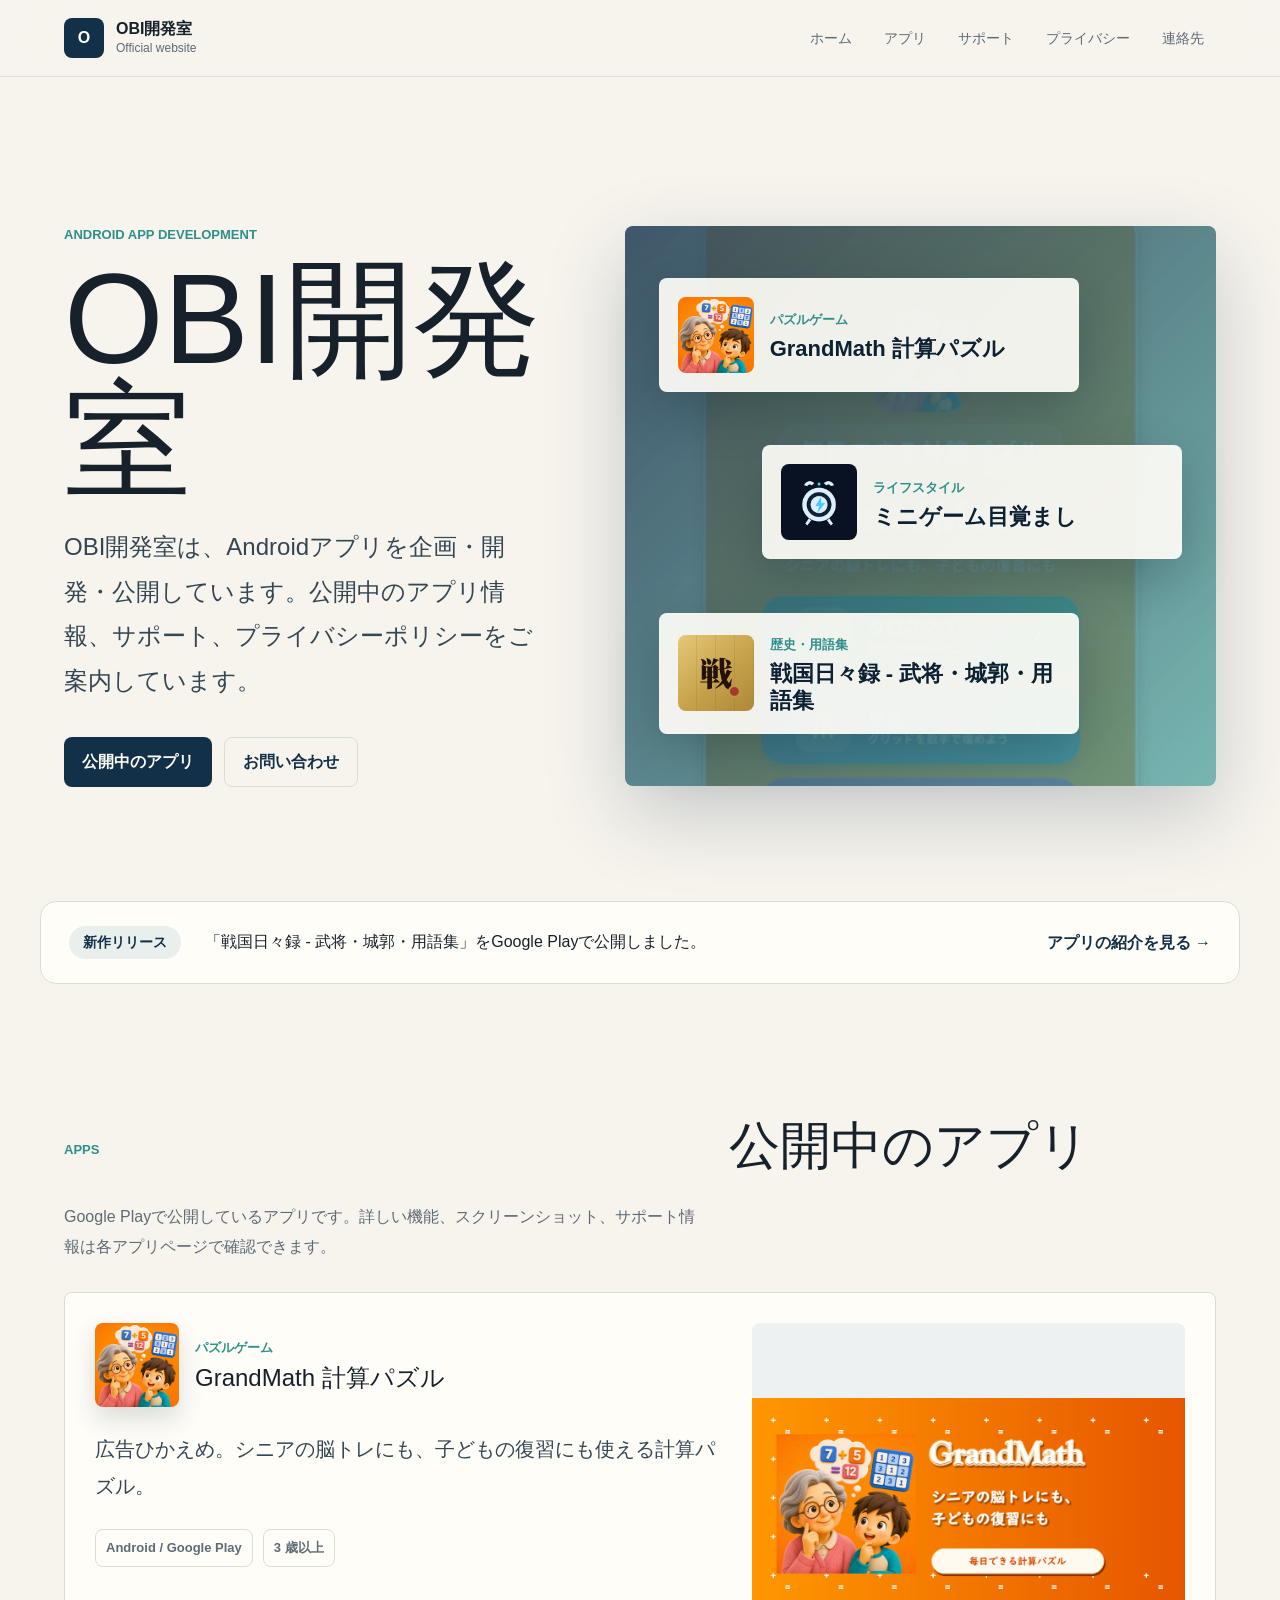
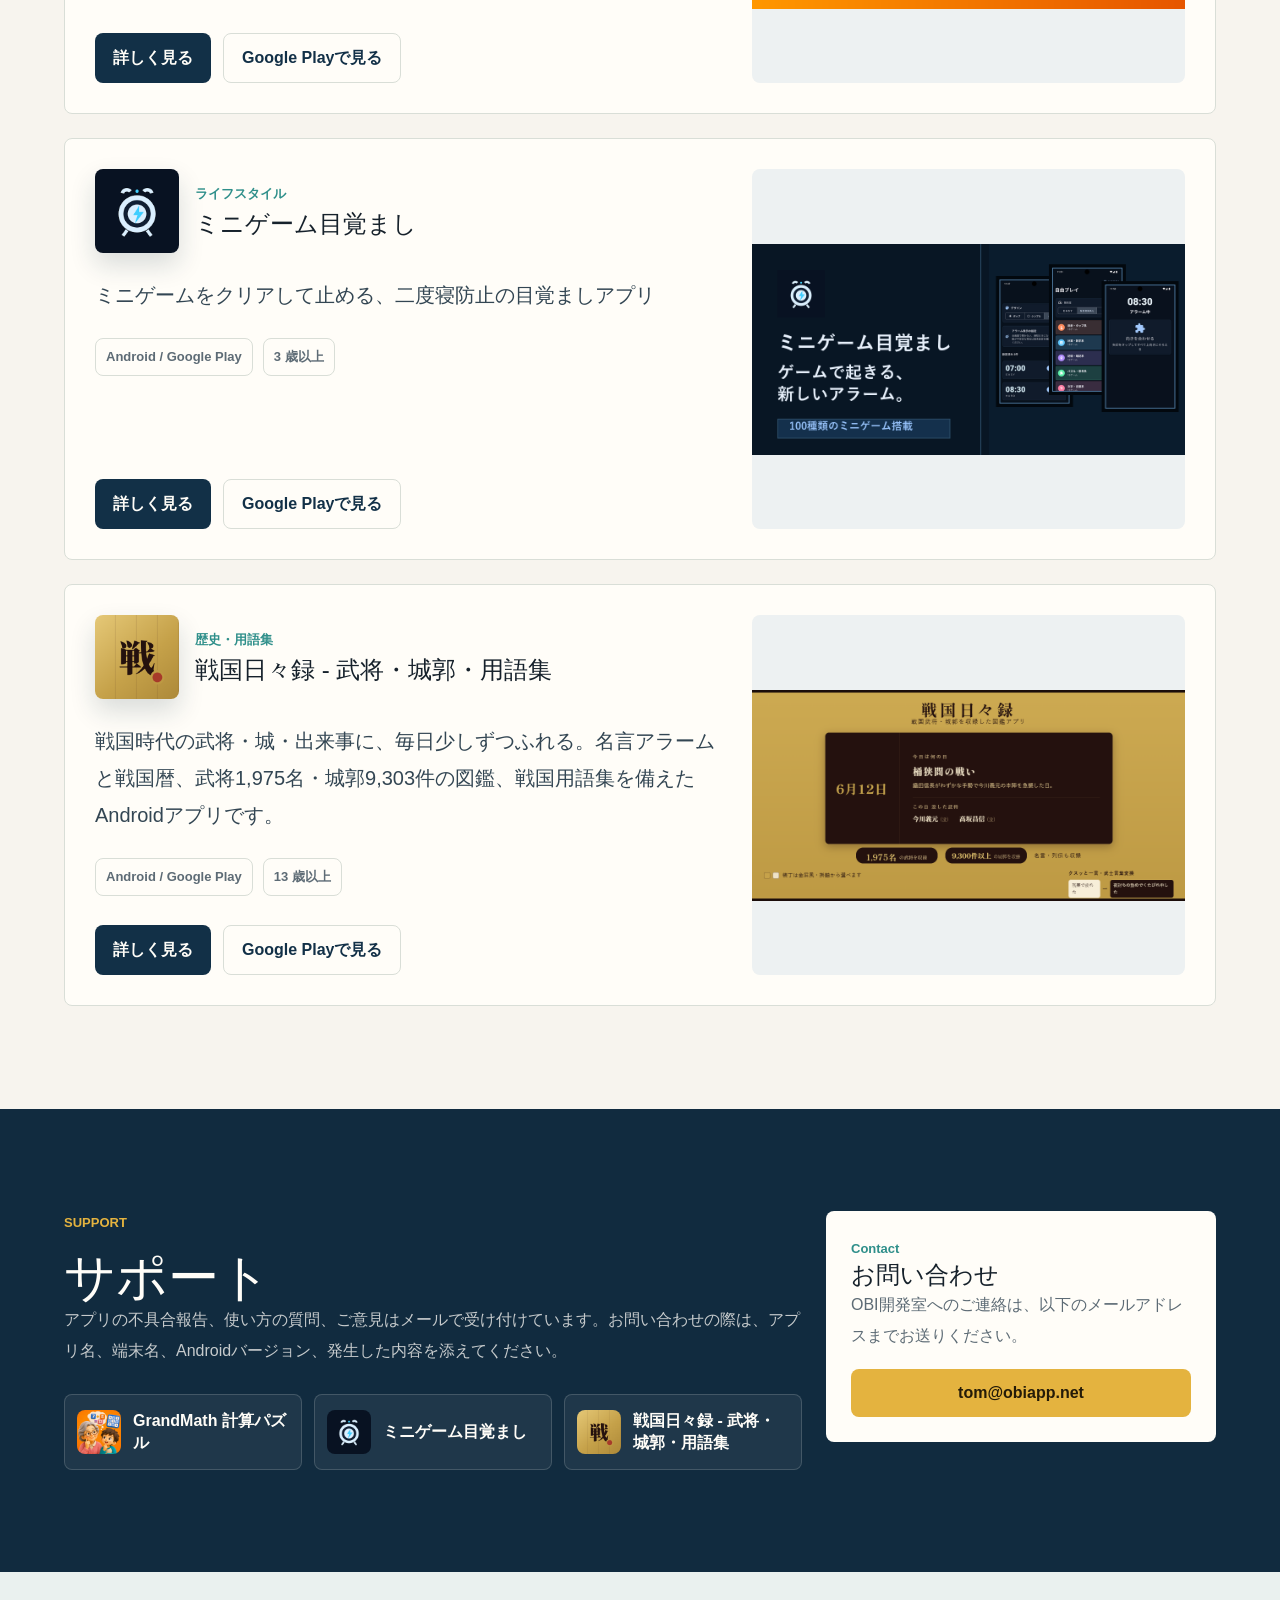
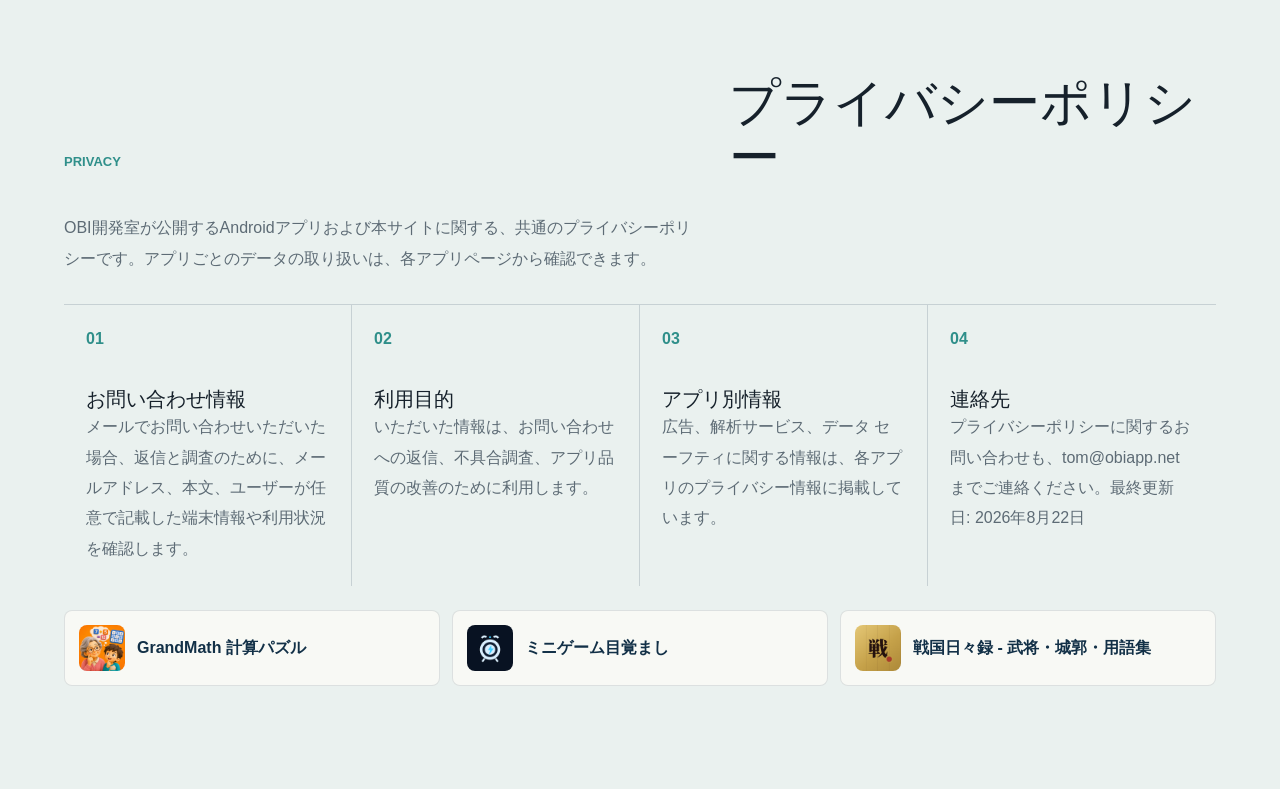
<file: index.html>
<!DOCTYPE html>
<html lang="ja">
<head>
  <meta charset="utf-8">
  <meta name="viewport" content="width=device-width,initial-scale=1">
  <title>OBI開発室 | 公式サイト</title>
  <meta name="description" content="OBI開発室のAndroidアプリ紹介、サポート、プライバシーポリシー。">
  <link rel="icon" href="/favicon.svg">
  <link rel="stylesheet" href="/styles.css">
</head>
<body>
<main>
  <header class="site-header" aria-label="サイトヘッダー">
    <a class="brand" href="#home" aria-label="OBI開発室 ホームへ"><span class="brand-mark">O</span><span><strong>OBI開発室</strong><small>Official website</small></span></a>
    <nav aria-label="主要ナビゲーション">
      <a href="#home">ホーム</a><a href="#apps">アプリ</a><a href="#support">サポート</a><a href="#privacy">プライバシー</a><a href="#contact">連絡先</a>
    </nav>
  </header>

  <section class="hero" id="home">
    <div class="hero-copy">
      <p class="eyebrow">Android app development</p>
      <h1>OBI開発室</h1>
      <p class="lead">OBI開発室は、Androidアプリを企画・開発・公開しています。公開中のアプリ情報、サポート、プライバシーポリシーをご案内しています。</p>
      <div class="hero-actions">
        <a class="primary-link" href="#apps">公開中のアプリ</a>
        <a class="secondary-link" href="mailto:tom@obiapp.net">お問い合わせ</a>
      </div>
    </div>
    <div class="hero-apps" aria-label="公開中アプリ">
      <article class="hero-app hero-app-1"><img src="/apps/grandmath-icon.png" alt="GrandMath 計算パズルのアイコン" loading="lazy"><div><span>パズルゲーム</span><strong>GrandMath 計算パズル</strong></div></article>
      <article class="hero-app hero-app-2"><img src="/apps/alarm-icon.png" alt="ミニゲーム目覚ましのアイコン" loading="lazy"><div><span>ライフスタイル</span><strong>ミニゲーム目覚まし</strong></div></article>
      <article class="hero-app hero-app-3"><img src="/apps/sengoku-icon.png" alt="戦国日々録 - 武将・城郭・用語集のアイコン" loading="lazy"><div><span>歴史・用語集</span><strong>戦国日々録 - 武将・城郭・用語集</strong></div></article>
    </div>
  </section>

  <aside class="release-notice" aria-label="リリースのお知らせ">
    <span>新作リリース</span>
    <p>「戦国日々録 - 武将・城郭・用語集」をGoogle Playで公開しました。</p>
    <a href="/apps/sengoku-daily/">アプリの紹介を見る →</a>
  </aside>

  <section class="section apps-section" id="apps">
    <div class="section-heading">
      <p class="eyebrow">Apps</p>
      <h2>公開中のアプリ</h2>
      <p>Google Playで公開しているアプリです。詳しい機能、スクリーンショット、サポート情報は各アプリページで確認できます。</p>
    </div>
    <div class="app-list app-list-compact">
      <article class="app-feature" id="grandmath">
        <div class="app-copy">
          <div class="app-title-row"><img src="/apps/grandmath-icon.png" alt="GrandMath 計算パズルのアイコン" loading="lazy"><div><p>パズルゲーム</p><h3>GrandMath 計算パズル</h3></div></div>
          <p class="app-summary">広告ひかえめ。シニアの脳トレにも、子どもの復習にも使える計算パズル。</p>
          <div class="app-meta"><span>Android / Google Play</span><span>3 歳以上</span></div>
          <div class="app-actions"><a class="play-link" href="/apps/grandmath/">詳しく見る</a><a class="secondary-link" href="https://play.google.com/store/apps/details?id=com.tomas.crossmath">Google Playで見る</a></div>
        </div>
        <div class="app-shot"><img src="/apps/grandmath-feature.png" alt="GrandMath 計算パズルのフィーチャーグラフィック" loading="lazy"></div>
      </article>
      <article class="app-feature" id="minigame-alarm">
        <div class="app-copy">
          <div class="app-title-row"><img src="/apps/alarm-icon.png" alt="ミニゲーム目覚ましのアイコン" loading="lazy"><div><p>ライフスタイル</p><h3>ミニゲーム目覚まし</h3></div></div>
          <p class="app-summary">ミニゲームをクリアして止める、二度寝防止の目覚ましアプリ</p>
          <div class="app-meta"><span>Android / Google Play</span><span>3 歳以上</span></div>
          <div class="app-actions"><a class="play-link" href="/apps/minigame-alarm/">詳しく見る</a><a class="secondary-link" href="https://play.google.com/store/apps/details?id=com.tomas.minigamemezamashi">Google Playで見る</a></div>
        </div>
        <div class="app-shot"><img src="/apps/alarm-feature.png" alt="ミニゲーム目覚ましのフィーチャーグラフィック" loading="lazy"></div>
      </article>
      <article class="app-feature" id="sengoku-daily">
        <div class="app-copy">
          <div class="app-title-row"><img src="/apps/sengoku-icon.png" alt="戦国日々録 - 武将・城郭・用語集のアイコン" loading="lazy"><div><p>歴史・用語集</p><h3>戦国日々録 - 武将・城郭・用語集</h3></div></div>
          <p class="app-summary">戦国時代の武将・城・出来事に、毎日少しずつふれる。名言アラームと戦国暦、武将1,975名・城郭9,303件の図鑑、戦国用語集を備えたAndroidアプリです。</p>
          <div class="app-meta"><span>Android / Google Play</span><span>13 歳以上</span></div>
          <div class="app-actions"><a class="play-link" href="/apps/sengoku-daily/">詳しく見る</a><a class="secondary-link" href="https://play.google.com/store/apps/details?id=com.sengoku.sengoku_alarm_app">Google Playで見る</a></div>
        </div>
        <div class="app-shot"><img src="/apps/sengoku-feature.png" alt="戦国日々録 - 武将・城郭・用語集のフィーチャーグラフィック" loading="lazy"></div>
      </article>
    </div>
  </section>

  <section class="split-section" id="support">
    <div class="support-panel">
      <p class="eyebrow">Support</p>
      <h2>サポート</h2>
      <p>アプリの不具合報告、使い方の質問、ご意見はメールで受け付けています。お問い合わせの際は、アプリ名、端末名、Androidバージョン、発生した内容を添えてください。</p>
      <div class="support-links">
        <a href="/apps/grandmath/"><img src="/apps/grandmath-icon.png" alt="" loading="lazy"><span>GrandMath 計算パズル</span></a>
        <a href="/apps/minigame-alarm/"><img src="/apps/alarm-icon.png" alt="" loading="lazy"><span>ミニゲーム目覚まし</span></a>
        <a href="/apps/sengoku-daily/"><img src="/apps/sengoku-icon.png" alt="" loading="lazy"><span>戦国日々録 - 武将・城郭・用語集</span></a>
      </div>
    </div>
    <aside class="contact-box" id="contact" aria-label="連絡先">
      <span>Contact</span>
      <h3>お問い合わせ</h3>
      <p>OBI開発室へのご連絡は、以下のメールアドレスまでお送りください。</p>
      <a href="mailto:tom@obiapp.net">tom@obiapp.net</a>
    </aside>
  </section>

  <section class="section privacy-section" id="privacy">
    <div class="section-heading">
      <p class="eyebrow">Privacy</p>
      <h2>プライバシーポリシー</h2>
      <p>OBI開発室が公開するAndroidアプリおよび本サイトに関する、共通のプライバシーポリシーです。アプリごとのデータの取り扱いは、各アプリページから確認できます。</p>
    </div>
    <div class="privacy-grid">
      <article><span>01</span><h3>お問い合わせ情報</h3><p>メールでお問い合わせいただいた場合、返信と調査のために、メールアドレス、本文、ユーザーが任意で記載した端末情報や利用状況を確認します。</p></article>
      <article><span>02</span><h3>利用目的</h3><p>いただいた情報は、お問い合わせへの返信、不具合調査、アプリ品質の改善のために利用します。</p></article>
      <article><span>03</span><h3>アプリ別情報</h3><p>広告、解析サービス、データ セーフティに関する情報は、各アプリのプライバシー情報に掲載しています。</p></article>
      <article><span>04</span><h3>連絡先</h3><p>プライバシーポリシーに関するお問い合わせも、tom@obiapp.net までご連絡ください。最終更新日: 2026年8月22日</p></article>
    </div>
    <div class="privacy-app-links" aria-label="アプリ別プライバシー情報">
      <a href="/apps/grandmath/#privacy"><img src="/apps/grandmath-icon.png" alt="" loading="lazy"><span>GrandMath 計算パズル</span></a>
      <a href="/apps/minigame-alarm/#privacy"><img src="/apps/alarm-icon.png" alt="" loading="lazy"><span>ミニゲーム目覚まし</span></a>
      <a href="/apps/sengoku-daily/#privacy"><img src="/apps/sengoku-icon.png" alt="" loading="lazy"><span>戦国日々録 - 武将・城郭・用語集</span></a>
    </div>
  </section>
</main>
</body>
</html>
</file>
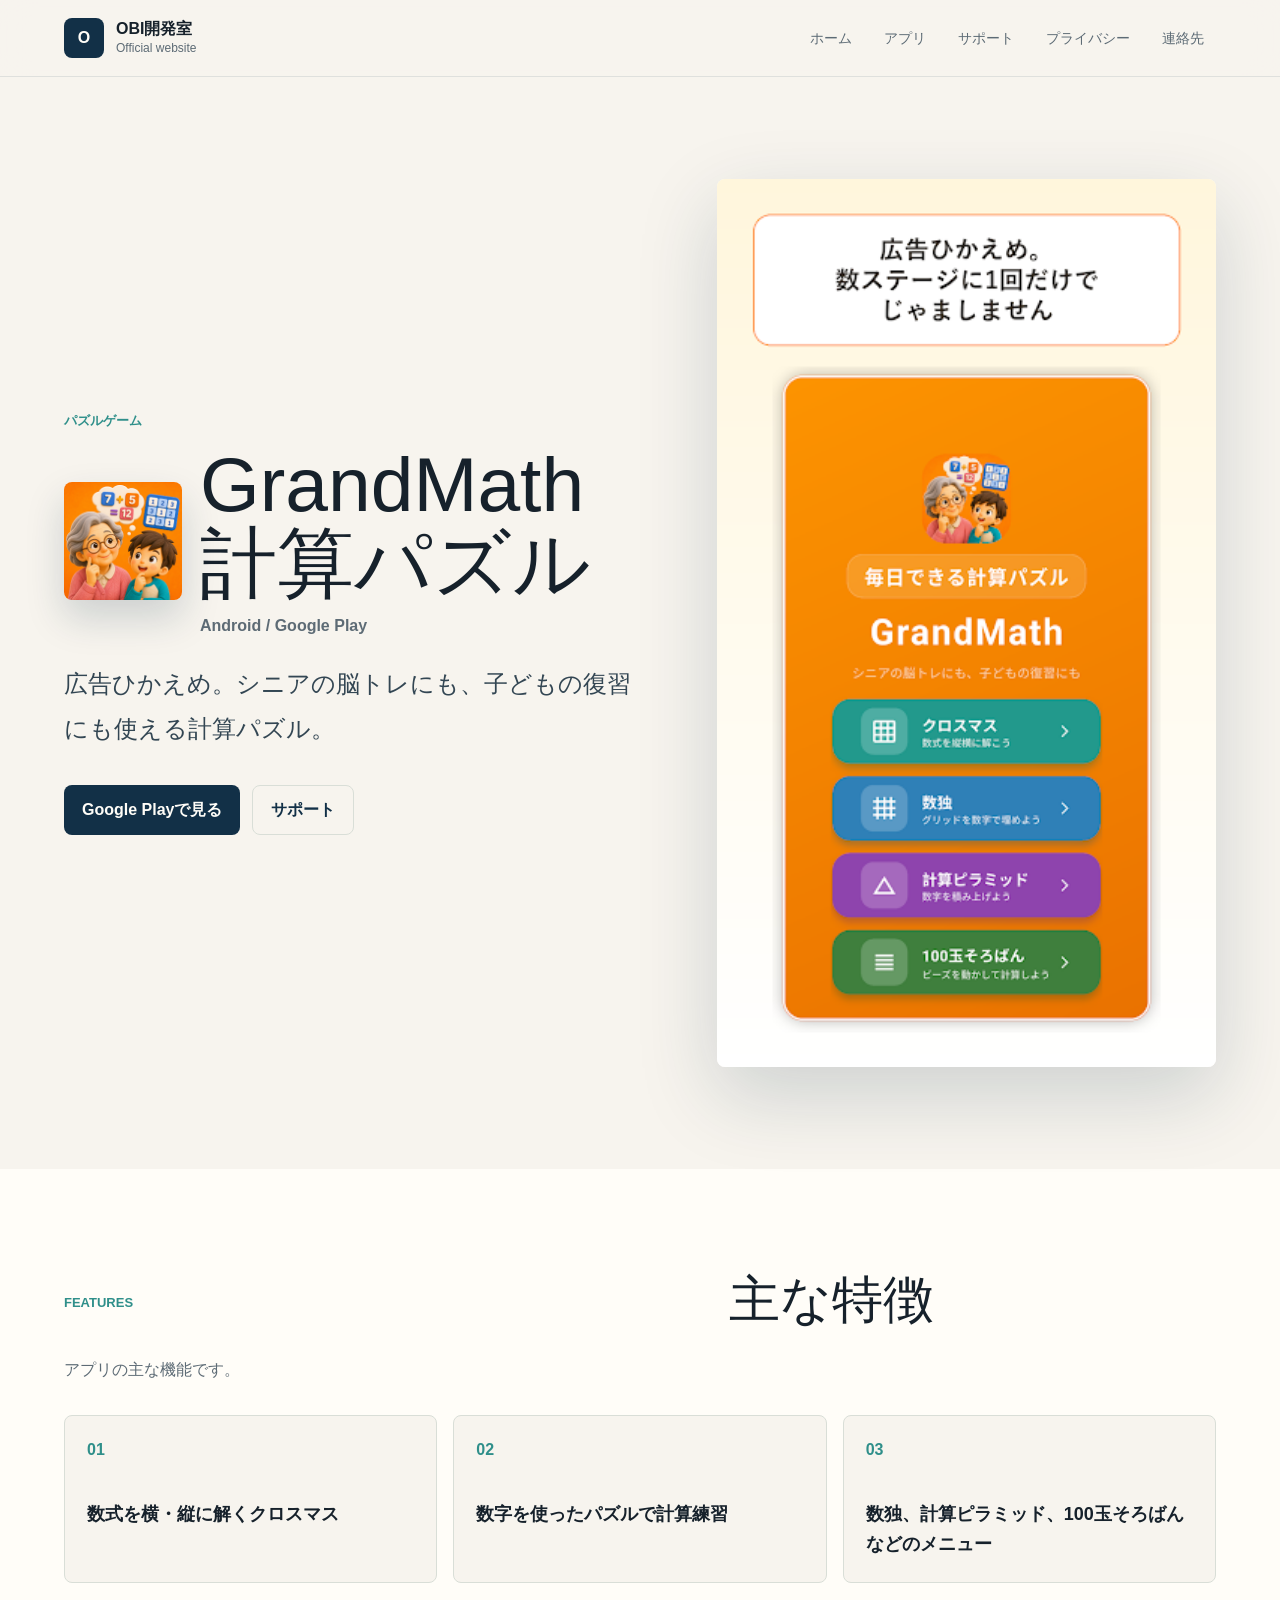
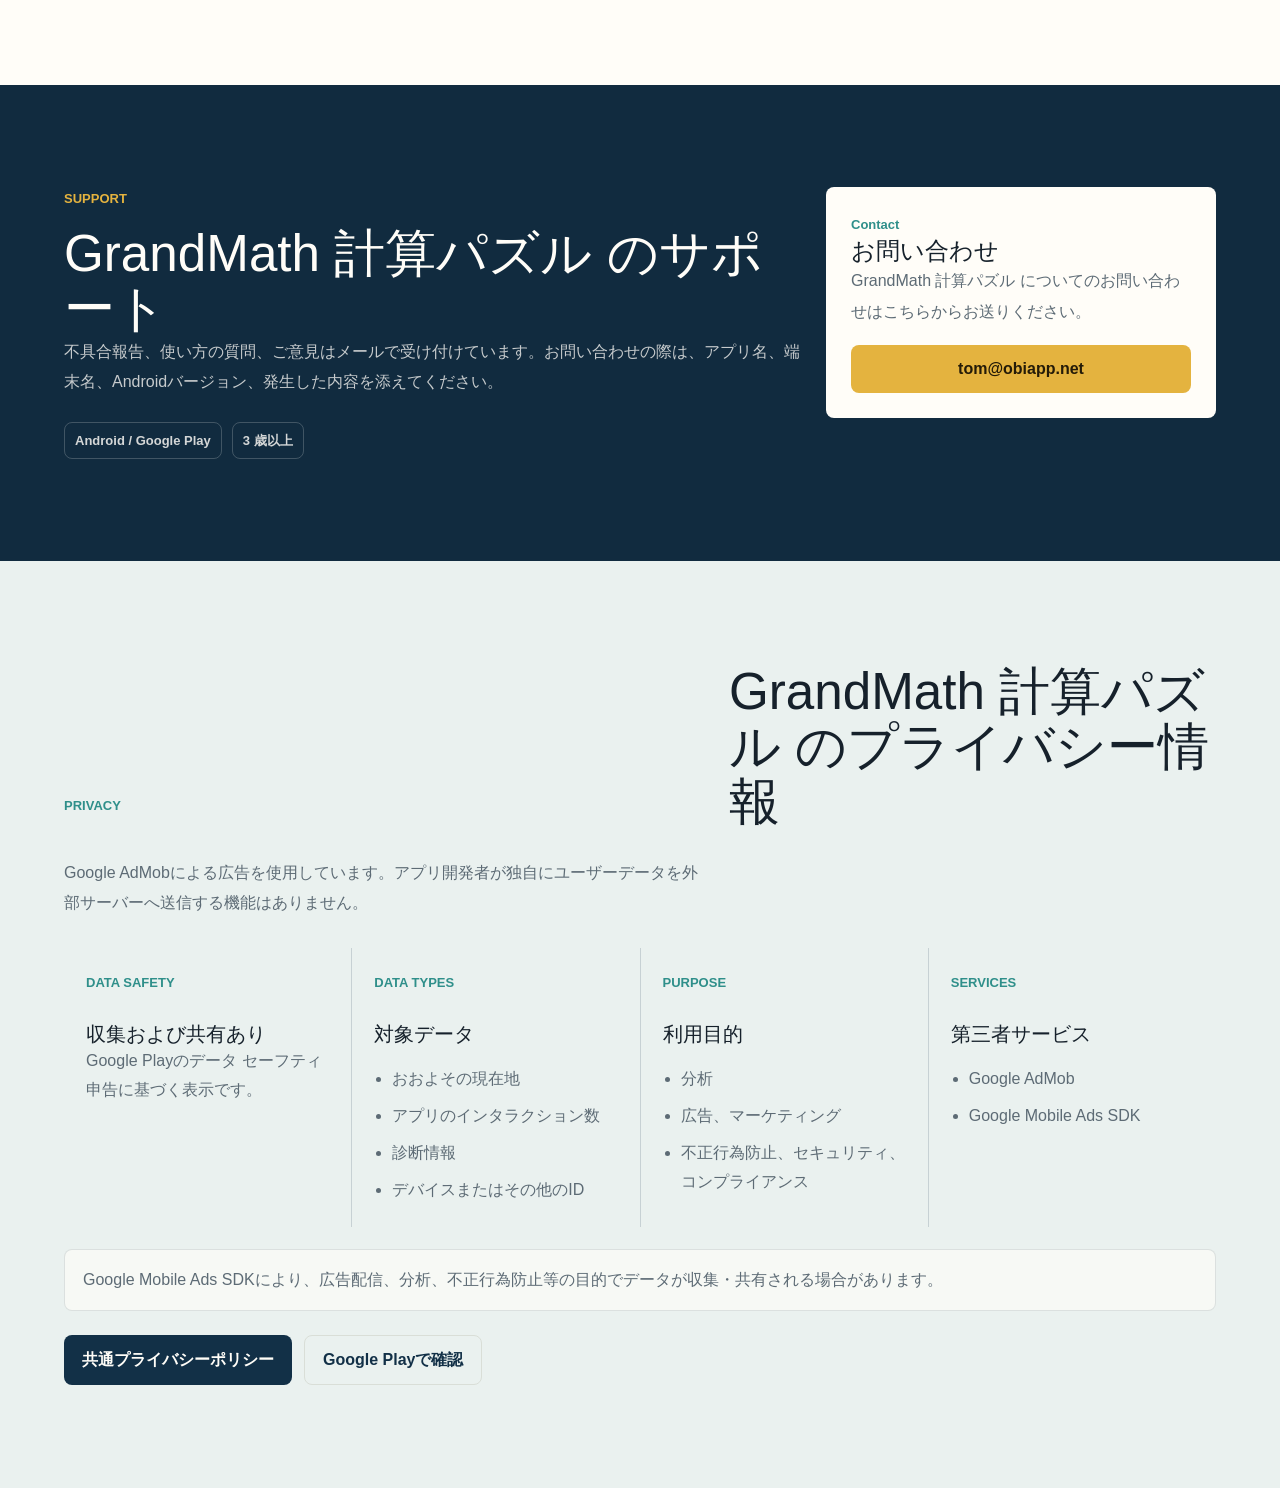
<file: apps/grandmath/index.html>
<!DOCTYPE html>
<html lang="ja">
<head>
  <meta charset="utf-8">
  <meta name="viewport" content="width=device-width,initial-scale=1">
  <title>GrandMath 計算パズル | OBI開発室</title>
  <meta name="description" content="広告ひかえめ。シニアの脳トレにも、子どもの復習にも使える計算パズル。">
  <link rel="icon" href="/favicon.svg">
  <link rel="stylesheet" href="/styles.css">
</head>
<body>
<main>
  <header class="site-header" aria-label="サイトヘッダー">
    <a class="brand" href="/#home" aria-label="OBI開発室 ホームへ"><span class="brand-mark">O</span><span><strong>OBI開発室</strong><small>Official website</small></span></a>
    <nav aria-label="主要ナビゲーション">
      <a href="/#home">ホーム</a><a href="/#apps">アプリ</a><a href="/#support">サポート</a><a href="/#privacy">プライバシー</a><a href="/#contact">連絡先</a>
    </nav>
  </header>

  <section class="detail-hero">
    <div class="detail-copy">
      <p class="eyebrow">パズルゲーム</p>
      <div class="detail-title"><img src="/apps/grandmath-icon.png" alt="GrandMath 計算パズルのアイコン"><div><h1 class="detail-h1">GrandMath 計算パズル</h1><p>Android / Google Play</p></div></div>
      <p class="lead">広告ひかえめ。シニアの脳トレにも、子どもの復習にも使える計算パズル。</p>
      <div class="hero-actions">
        <a class="primary-link" href="https://play.google.com/store/apps/details?id=com.tomas.crossmath">Google Playで見る</a>
        <a class="secondary-link" href="#support">サポート</a>
      </div>
    </div>
    <div class="detail-shot"><img src="/apps/grandmath-shot.png" alt="GrandMath 計算パズルのスクリーンショット"></div>
  </section>

  <section class="section detail-section">
    <div class="section-heading">
      <p class="eyebrow">Features</p>
      <h2>主な特徴</h2>
      <p>アプリの主な機能です。</p>
    </div>
    <div class="feature-list">
      <article><span>01</span><p>数式を横・縦に解くクロスマス</p></article>
      <article><span>02</span><p>数字を使ったパズルで計算練習</p></article>
      <article><span>03</span><p>数独、計算ピラミッド、100玉そろばんなどのメニュー</p></article>
    </div>
  </section>

  <section class="split-section" id="support">
    <div class="support-panel">
      <p class="eyebrow">Support</p>
      <h2>GrandMath 計算パズル のサポート</h2>
      <p>不具合報告、使い方の質問、ご意見はメールで受け付けています。お問い合わせの際は、アプリ名、端末名、Androidバージョン、発生した内容を添えてください。</p>
      <div class="app-meta app-meta-light"><span>Android / Google Play</span><span>3 歳以上</span></div>
    </div>
    <aside class="contact-box" aria-label="連絡先">
      <span>Contact</span>
      <h3>お問い合わせ</h3>
      <p>GrandMath 計算パズル についてのお問い合わせはこちらからお送りください。</p>
      <a href="mailto:tom@obiapp.net?subject=GrandMath%20%E8%A8%88%E7%AE%97%E3%83%91%E3%82%BA%E3%83%AB%E3%81%AB%E3%81%A4%E3%81%84%E3%81%A6">tom@obiapp.net</a>
    </aside>
  </section>

  <section class="section privacy-section" id="privacy">
    <div class="section-heading">
      <p class="eyebrow">Privacy</p>
      <h2>GrandMath 計算パズル のプライバシー情報</h2>
      <p>Google AdMobによる広告を使用しています。アプリ開発者が独自にユーザーデータを外部サーバーへ送信する機能はありません。</p>
    </div>
    <div class="app-privacy-grid">
      <article><span>Data safety</span><h3>収集および共有あり</h3><p>Google Playのデータ セーフティ申告に基づく表示です。</p></article>
      <article><span>Data types</span><h3>対象データ</h3><ul><li>おおよその現在地</li><li>アプリのインタラクション数</li><li>診断情報</li><li>デバイスまたはその他のID</li></ul></article>
      <article><span>Purpose</span><h3>利用目的</h3><ul><li>分析</li><li>広告、マーケティング</li><li>不正行為防止、セキュリティ、コンプライアンス</li></ul></article>
      <article><span>Services</span><h3>第三者サービス</h3><ul><li>Google AdMob</li><li>Google Mobile Ads SDK</li></ul></article>
    </div>
    <div class="privacy-notes">
      <p>Google Mobile Ads SDKにより、広告配信、分析、不正行為防止等の目的でデータが収集・共有される場合があります。</p>
    </div>
    <div class="privacy-actions">
      <a class="primary-link" href="/#privacy">共通プライバシーポリシー</a>
      <a class="secondary-link" href="https://play.google.com/store/apps/details?id=com.tomas.crossmath">Google Playで確認</a>
    </div>
  </section>
</main>
</body>
</html>
</file>
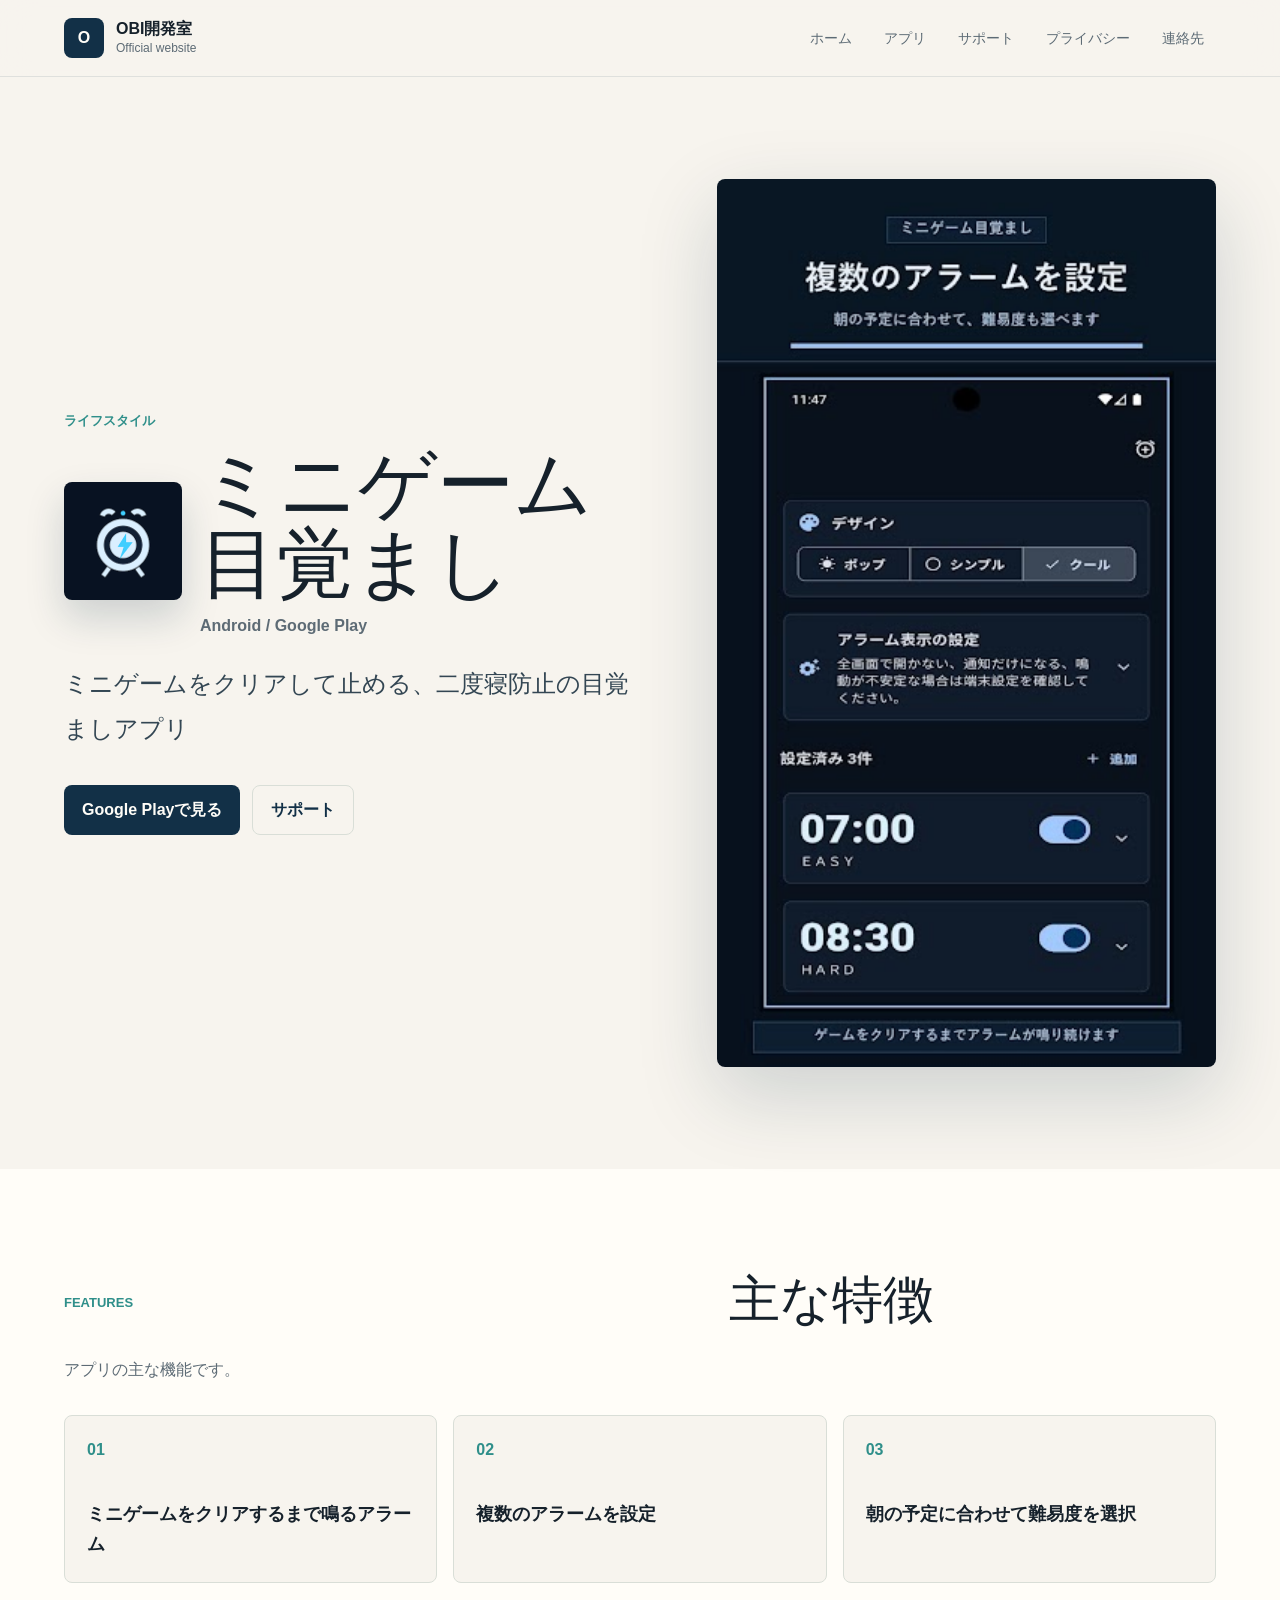
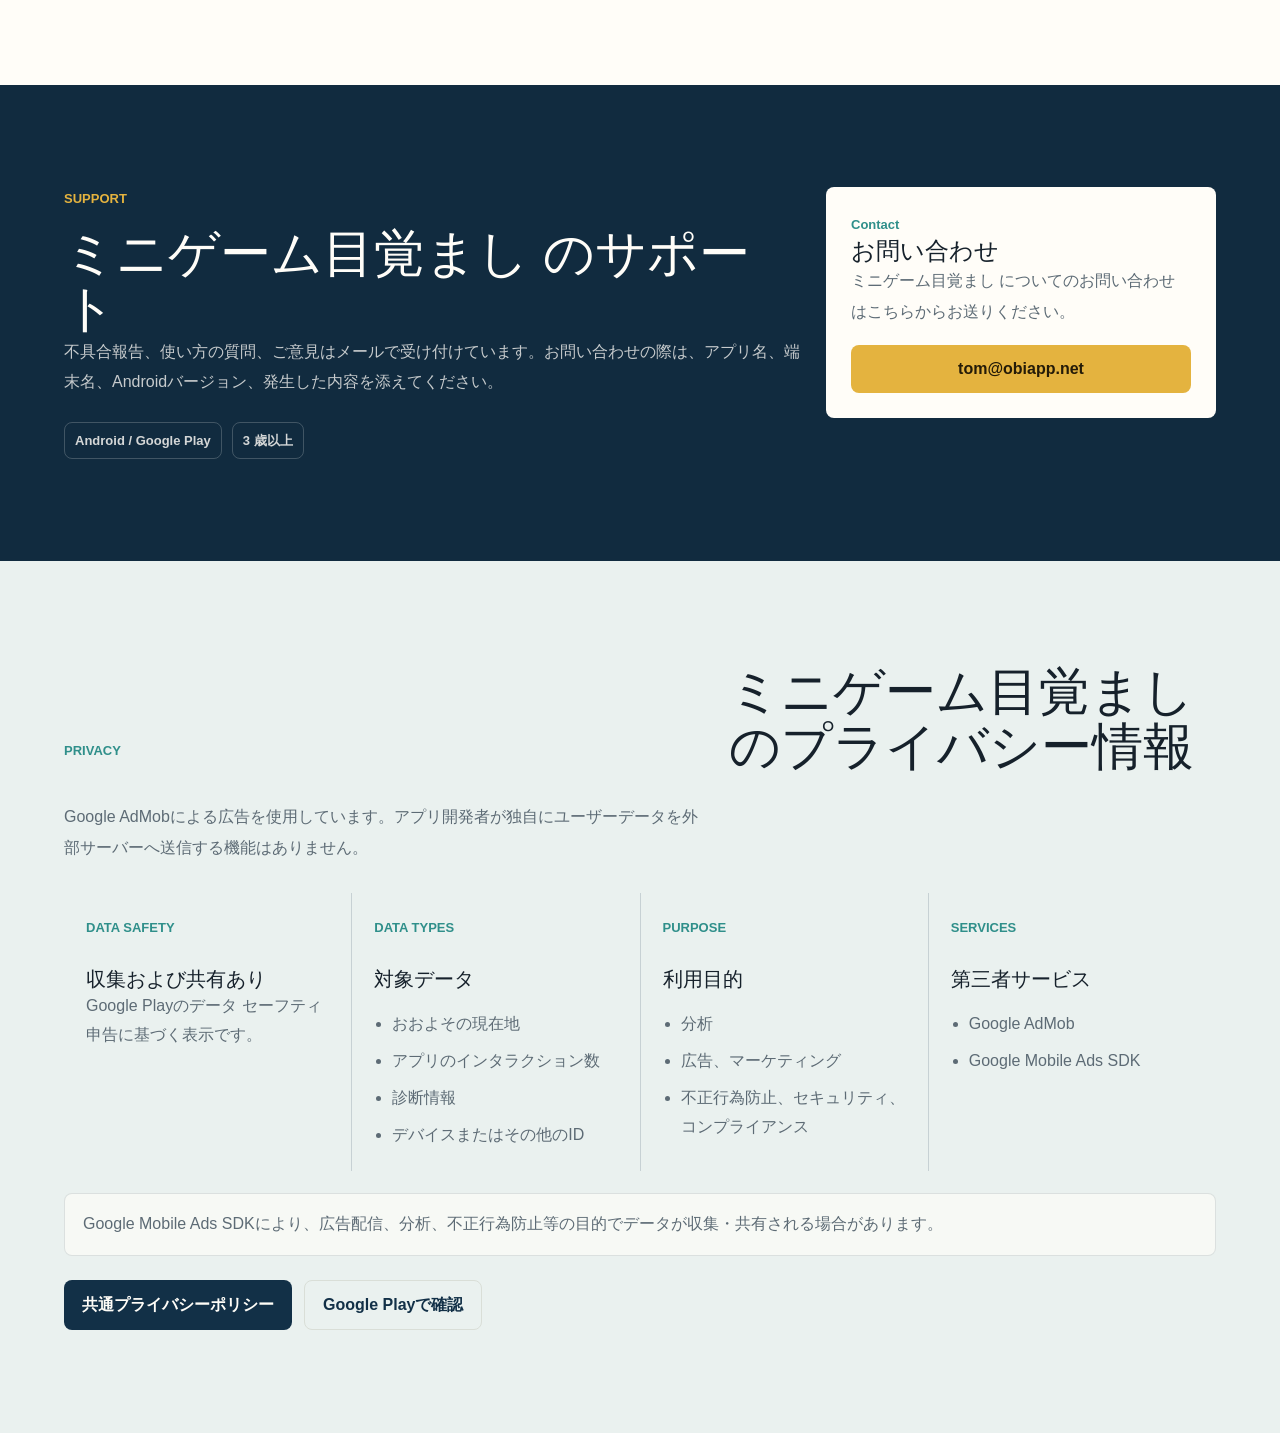
<file: apps/minigame-alarm/index.html>
<!DOCTYPE html>
<html lang="ja">
<head>
  <meta charset="utf-8">
  <meta name="viewport" content="width=device-width,initial-scale=1">
  <title>ミニゲーム目覚まし | OBI開発室</title>
  <meta name="description" content="ミニゲームをクリアして止める、二度寝防止の目覚ましアプリ">
  <link rel="icon" href="/favicon.svg">
  <link rel="stylesheet" href="/styles.css">
</head>
<body>
<main>
  <header class="site-header" aria-label="サイトヘッダー">
    <a class="brand" href="/#home" aria-label="OBI開発室 ホームへ"><span class="brand-mark">O</span><span><strong>OBI開発室</strong><small>Official website</small></span></a>
    <nav aria-label="主要ナビゲーション">
      <a href="/#home">ホーム</a><a href="/#apps">アプリ</a><a href="/#support">サポート</a><a href="/#privacy">プライバシー</a><a href="/#contact">連絡先</a>
    </nav>
  </header>

  <section class="detail-hero">
    <div class="detail-copy">
      <p class="eyebrow">ライフスタイル</p>
      <div class="detail-title"><img src="/apps/alarm-icon.png" alt="ミニゲーム目覚ましのアイコン"><div><h1 class="detail-h1">ミニゲーム目覚まし</h1><p>Android / Google Play</p></div></div>
      <p class="lead">ミニゲームをクリアして止める、二度寝防止の目覚ましアプリ</p>
      <div class="hero-actions">
        <a class="primary-link" href="https://play.google.com/store/apps/details?id=com.tomas.minigamemezamashi">Google Playで見る</a>
        <a class="secondary-link" href="#support">サポート</a>
      </div>
    </div>
    <div class="detail-shot"><img src="/apps/alarm-shot.png" alt="ミニゲーム目覚ましのスクリーンショット"></div>
  </section>

  <section class="section detail-section">
    <div class="section-heading">
      <p class="eyebrow">Features</p>
      <h2>主な特徴</h2>
      <p>アプリの主な機能です。</p>
    </div>
    <div class="feature-list">
      <article><span>01</span><p>ミニゲームをクリアするまで鳴るアラーム</p></article>
      <article><span>02</span><p>複数のアラームを設定</p></article>
      <article><span>03</span><p>朝の予定に合わせて難易度を選択</p></article>
    </div>
  </section>

  <section class="split-section" id="support">
    <div class="support-panel">
      <p class="eyebrow">Support</p>
      <h2>ミニゲーム目覚まし のサポート</h2>
      <p>不具合報告、使い方の質問、ご意見はメールで受け付けています。お問い合わせの際は、アプリ名、端末名、Androidバージョン、発生した内容を添えてください。</p>
      <div class="app-meta app-meta-light"><span>Android / Google Play</span><span>3 歳以上</span></div>
    </div>
    <aside class="contact-box" aria-label="連絡先">
      <span>Contact</span>
      <h3>お問い合わせ</h3>
      <p>ミニゲーム目覚まし についてのお問い合わせはこちらからお送りください。</p>
      <a href="mailto:tom@obiapp.net?subject=%E3%83%9F%E3%83%8B%E3%82%B2%E3%83%BC%E3%83%A0%E7%9B%AE%E8%A6%9A%E3%81%BE%E3%81%97%E3%81%AB%E3%81%A4%E3%81%84%E3%81%A6">tom@obiapp.net</a>
    </aside>
  </section>

  <section class="section privacy-section" id="privacy">
    <div class="section-heading">
      <p class="eyebrow">Privacy</p>
      <h2>ミニゲーム目覚まし のプライバシー情報</h2>
      <p>Google AdMobによる広告を使用しています。アプリ開発者が独自にユーザーデータを外部サーバーへ送信する機能はありません。</p>
    </div>
    <div class="app-privacy-grid">
      <article><span>Data safety</span><h3>収集および共有あり</h3><p>Google Playのデータ セーフティ申告に基づく表示です。</p></article>
      <article><span>Data types</span><h3>対象データ</h3><ul><li>おおよその現在地</li><li>アプリのインタラクション数</li><li>診断情報</li><li>デバイスまたはその他のID</li></ul></article>
      <article><span>Purpose</span><h3>利用目的</h3><ul><li>分析</li><li>広告、マーケティング</li><li>不正行為防止、セキュリティ、コンプライアンス</li></ul></article>
      <article><span>Services</span><h3>第三者サービス</h3><ul><li>Google AdMob</li><li>Google Mobile Ads SDK</li></ul></article>
    </div>
    <div class="privacy-notes">
      <p>Google Mobile Ads SDKにより、広告配信、分析、不正行為防止等の目的でデータが収集・共有される場合があります。</p>
    </div>
    <div class="privacy-actions">
      <a class="primary-link" href="/#privacy">共通プライバシーポリシー</a>
      <a class="secondary-link" href="https://play.google.com/store/apps/details?id=com.tomas.minigamemezamashi">Google Playで確認</a>
    </div>
  </section>
</main>
</body>
</html>
</file>
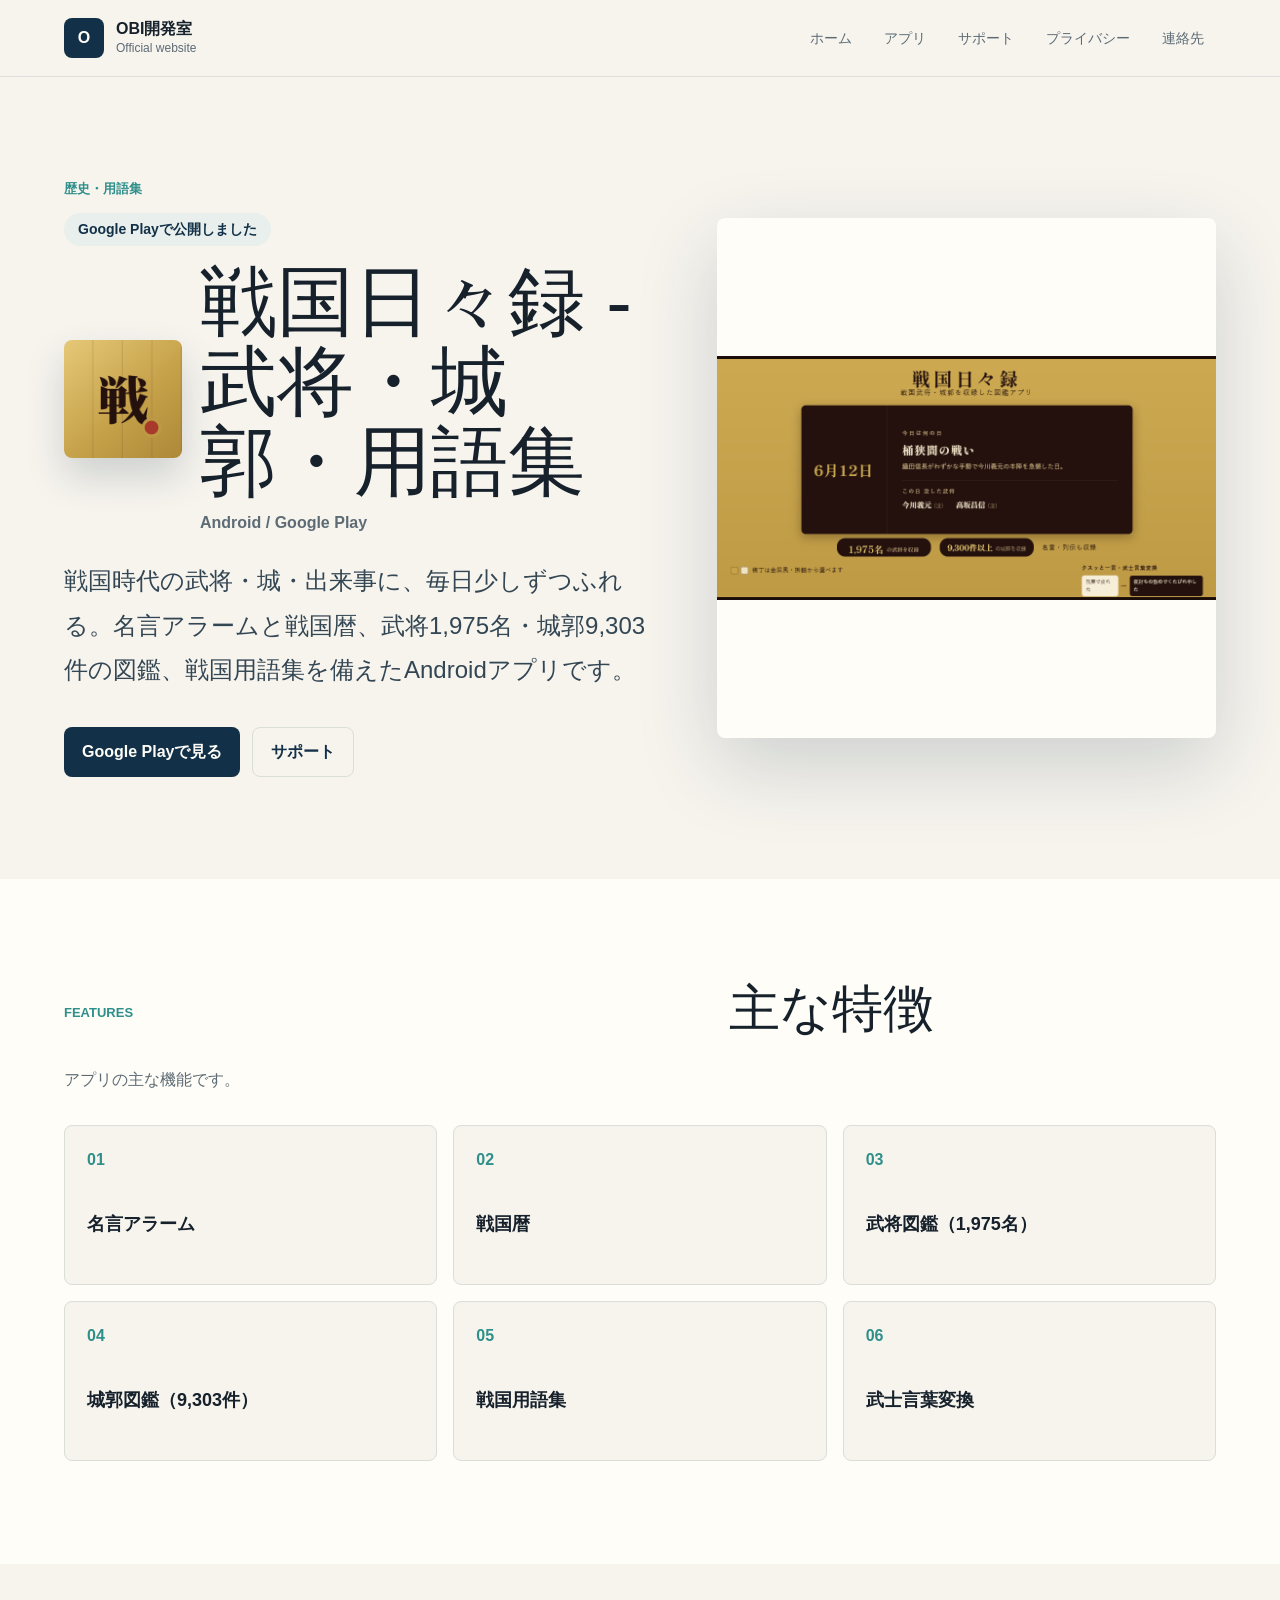
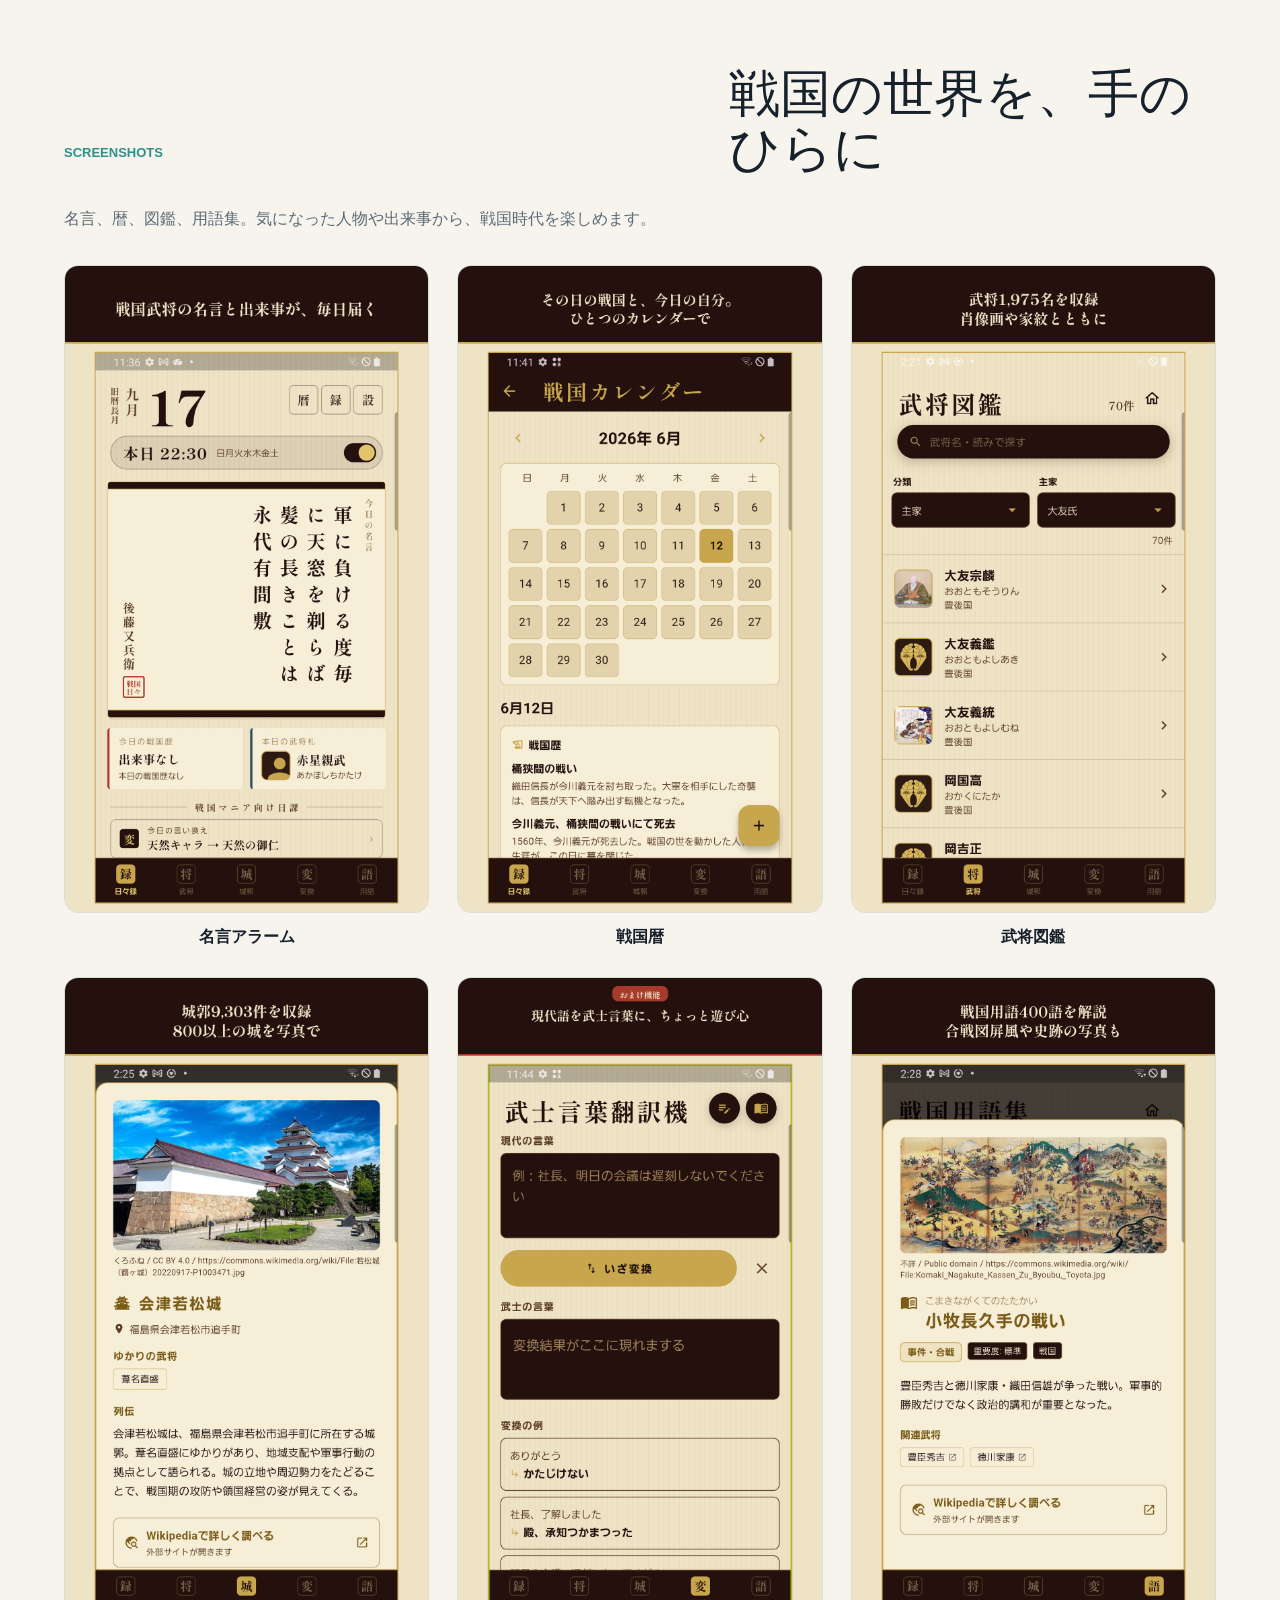
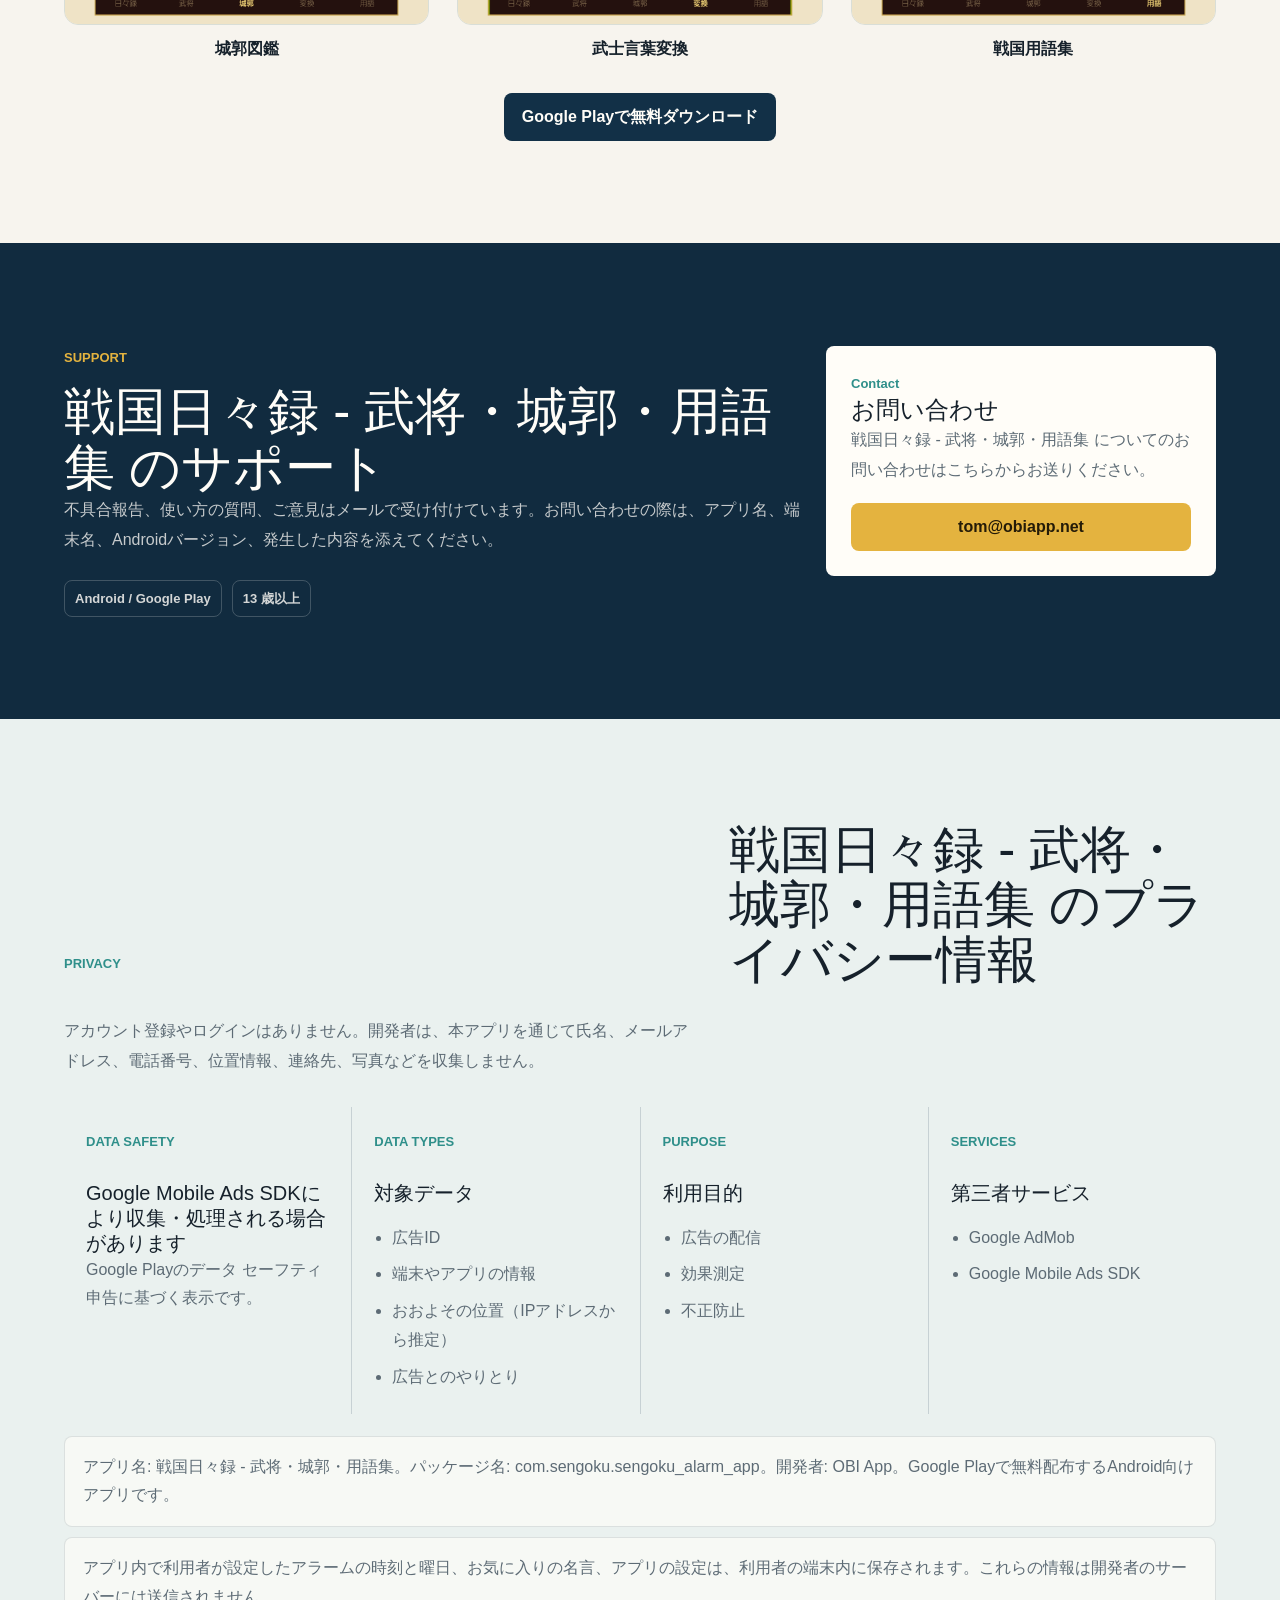
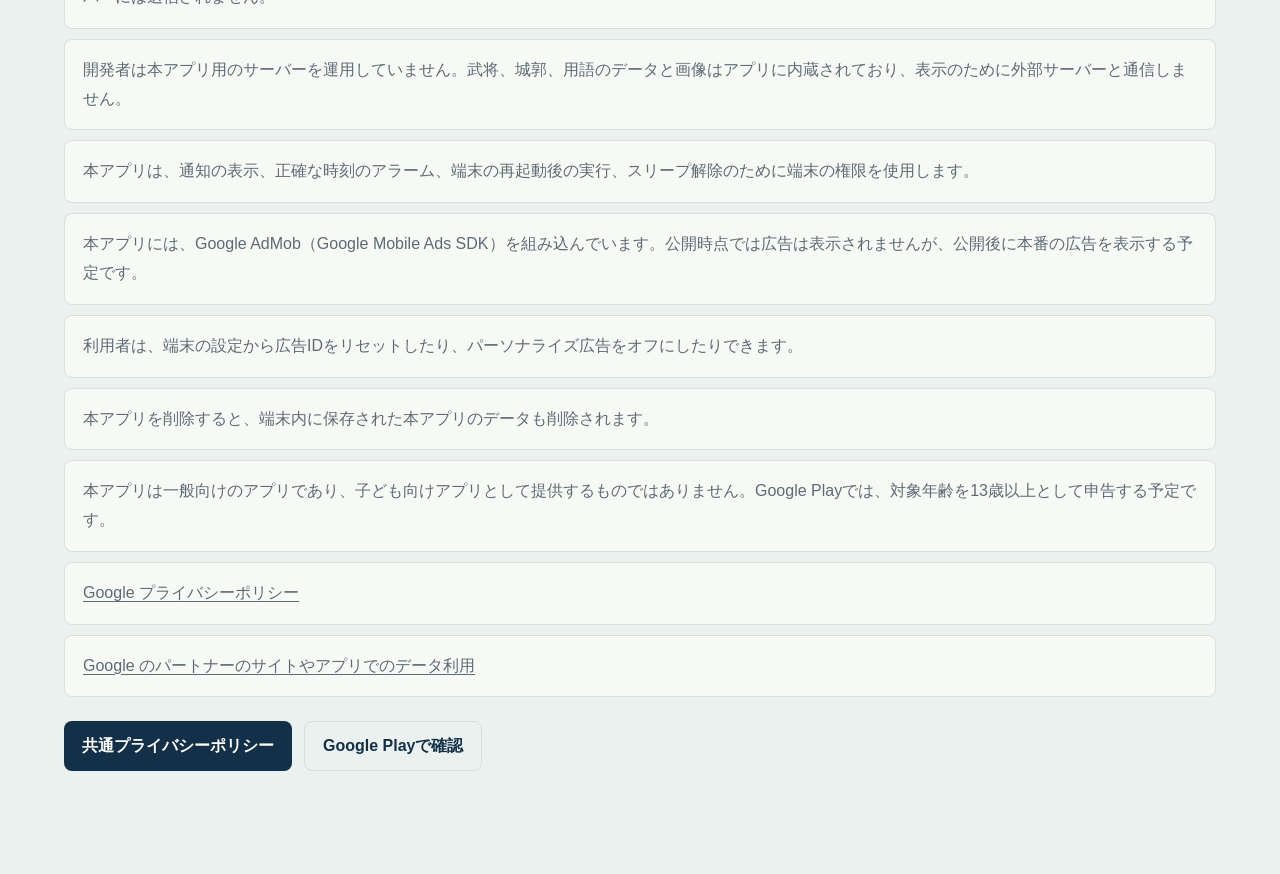
<file: apps/sengoku-daily/index.html>
<!DOCTYPE html>
<html lang="ja">
<head>
  <meta charset="utf-8">
  <meta name="viewport" content="width=device-width,initial-scale=1">
  <title>戦国日々録 - 武将・城郭・用語集 | OBI開発室</title>
  <meta name="description" content="戦国時代の武将・城・出来事に、毎日少しずつふれる。名言アラームと戦国暦、武将1,975名・城郭9,303件の図鑑、戦国用語集を備えたAndroidアプリです。">
  <link rel="icon" href="/favicon.svg">
  <link rel="stylesheet" href="/styles.css">
</head>
<body>
<main>
  <header class="site-header" aria-label="サイトヘッダー">
    <a class="brand" href="/#home" aria-label="OBI開発室 ホームへ"><span class="brand-mark">O</span><span><strong>OBI開発室</strong><small>Official website</small></span></a>
    <nav aria-label="主要ナビゲーション">
      <a href="/#home">ホーム</a><a href="/#apps">アプリ</a><a href="/#support">サポート</a><a href="/#privacy">プライバシー</a><a href="/#contact">連絡先</a>
    </nav>
  </header>

  <section class="detail-hero">
    <div class="detail-copy">
      <p class="eyebrow">歴史・用語集</p>
      <p class="release-badge">Google Playで公開しました</p>
      <div class="detail-title"><img src="/apps/sengoku-icon.png" alt="戦国日々録 - 武将・城郭・用語集のアイコン"><div><h1 class="detail-h1">戦国日々録 - 武将・城郭・用語集</h1><p>Android / Google Play</p></div></div>
      <p class="lead">戦国時代の武将・城・出来事に、毎日少しずつふれる。名言アラームと戦国暦、武将1,975名・城郭9,303件の図鑑、戦国用語集を備えたAndroidアプリです。</p>
      <div class="hero-actions">
        <a class="primary-link" href="https://play.google.com/store/apps/details?id=com.sengoku.sengoku_alarm_app">Google Playで見る</a>
        <a class="secondary-link" href="#support">サポート</a>
      </div>
    </div>
    <div class="detail-shot"><img src="/apps/sengoku-feature.png" alt="戦国日々録 - 武将・城郭・用語集のスクリーンショット"></div>
  </section>

  <section class="section detail-section">
    <div class="section-heading">
      <p class="eyebrow">Features</p>
      <h2>主な特徴</h2>
      <p>アプリの主な機能です。</p>
    </div>
    <div class="feature-list">
      <article><span>01</span><p>名言アラーム</p></article>
      <article><span>02</span><p>戦国暦</p></article>
      <article><span>03</span><p>武将図鑑（1,975名）</p></article>
      <article><span>04</span><p>城郭図鑑（9,303件）</p></article>
      <article><span>05</span><p>戦国用語集</p></article>
      <article><span>06</span><p>武士言葉変換</p></article>
    </div>
  </section>

  <section class="section" aria-labelledby="sengoku-gallery-title">
    <div class="section-heading">
      <p class="eyebrow">Screenshots</p>
      <h2 id="sengoku-gallery-title">戦国の世界を、手のひらに</h2>
      <p>名言、暦、図鑑、用語集。気になった人物や出来事から、戦国時代を楽しめます。</p>
    </div>
    <div class="sengoku-gallery">
      <figure><img src="/apps/sengoku-01_home.png" alt="戦国日々録：名言アラームの画面" loading="lazy" width="1080" height="1920"><figcaption>名言アラーム</figcaption></figure>
      <figure><img src="/apps/sengoku-02_calendar.png" alt="戦国日々録：戦国暦の画面" loading="lazy" width="1080" height="1920"><figcaption>戦国暦</figcaption></figure>
      <figure><img src="/apps/sengoku-03_busho.png" alt="戦国日々録：武将図鑑の画面" loading="lazy" width="1080" height="1920"><figcaption>武将図鑑</figcaption></figure>
      <figure><img src="/apps/sengoku-04_castle.png" alt="戦国日々録：城郭図鑑の画面" loading="lazy" width="1080" height="1920"><figcaption>城郭図鑑</figcaption></figure>
      <figure><img src="/apps/sengoku-05_translator.png" alt="戦国日々録：武士言葉変換の画面" loading="lazy" width="1080" height="1920"><figcaption>武士言葉変換</figcaption></figure>
      <figure><img src="/apps/sengoku-06_glossary.png" alt="戦国日々録：戦国用語集の画面" loading="lazy" width="1080" height="1920"><figcaption>戦国用語集</figcaption></figure>
    </div>
    <p class="sengoku-download"><a class="primary-link" href="https://play.google.com/store/apps/details?id=com.sengoku.sengoku_alarm_app">Google Playで無料ダウンロード</a></p>
  </section>

  <section class="split-section" id="support">
    <div class="support-panel">
      <p class="eyebrow">Support</p>
      <h2>戦国日々録 - 武将・城郭・用語集 のサポート</h2>
      <p>不具合報告、使い方の質問、ご意見はメールで受け付けています。お問い合わせの際は、アプリ名、端末名、Androidバージョン、発生した内容を添えてください。</p>
      <div class="app-meta app-meta-light"><span>Android / Google Play</span><span>13 歳以上</span></div>
    </div>
    <aside class="contact-box" aria-label="連絡先">
      <span>Contact</span>
      <h3>お問い合わせ</h3>
      <p>戦国日々録 - 武将・城郭・用語集 についてのお問い合わせはこちらからお送りください。</p>
      <a href="mailto:tom@obiapp.net?subject=%E6%88%A6%E5%9B%BD%E6%97%A5%E3%80%85%E9%8C%B2%20-%20%E6%AD%A6%E5%B0%86%E3%83%BB%E5%9F%8E%E9%83%AD%E3%83%BB%E7%94%A8%E8%AA%9E%E9%9B%86%E3%81%AB%E3%81%A4%E3%81%84%E3%81%A6">tom@obiapp.net</a>
    </aside>
  </section>

  <section class="section privacy-section" id="privacy">
    <div class="section-heading">
      <p class="eyebrow">Privacy</p>
      <h2>戦国日々録 - 武将・城郭・用語集 のプライバシー情報</h2>
      <p>アカウント登録やログインはありません。開発者は、本アプリを通じて氏名、メールアドレス、電話番号、位置情報、連絡先、写真などを収集しません。</p>
    </div>
    <div class="app-privacy-grid">
      <article><span>Data safety</span><h3>Google Mobile Ads SDKにより収集・処理される場合があります</h3><p>Google Playのデータ セーフティ申告に基づく表示です。</p></article>
      <article><span>Data types</span><h3>対象データ</h3><ul><li>広告ID</li><li>端末やアプリの情報</li><li>おおよその位置（IPアドレスから推定）</li><li>広告とのやりとり</li></ul></article>
      <article><span>Purpose</span><h3>利用目的</h3><ul><li>広告の配信</li><li>効果測定</li><li>不正防止</li></ul></article>
      <article><span>Services</span><h3>第三者サービス</h3><ul><li>Google AdMob</li><li>Google Mobile Ads SDK</li></ul></article>
    </div>
    <div class="privacy-notes">
      <p>アプリ名: 戦国日々録 - 武将・城郭・用語集。パッケージ名: com.sengoku.sengoku_alarm_app。開発者: OBI App。Google Playで無料配布するAndroid向けアプリです。</p>
      <p>アプリ内で利用者が設定したアラームの時刻と曜日、お気に入りの名言、アプリの設定は、利用者の端末内に保存されます。これらの情報は開発者のサーバーには送信されません。</p>
      <p>開発者は本アプリ用のサーバーを運用していません。武将、城郭、用語のデータと画像はアプリに内蔵されており、表示のために外部サーバーと通信しません。</p>
      <p>本アプリは、通知の表示、正確な時刻のアラーム、端末の再起動後の実行、スリープ解除のために端末の権限を使用します。</p>
      <p>本アプリには、Google AdMob（Google Mobile Ads SDK）を組み込んでいます。公開時点では広告は表示されませんが、公開後に本番の広告を表示する予定です。</p>
      <p>利用者は、端末の設定から広告IDをリセットしたり、パーソナライズ広告をオフにしたりできます。</p>
      <p>本アプリを削除すると、端末内に保存された本アプリのデータも削除されます。</p>
      <p>本アプリは一般向けのアプリであり、子ども向けアプリとして提供するものではありません。Google Playでは、対象年齢を13歳以上として申告する予定です。</p>
      <p><a href="https://policies.google.com/privacy">Google プライバシーポリシー</a></p>
      <p><a href="https://policies.google.com/technologies/partner-sites">Google のパートナーのサイトやアプリでのデータ利用</a></p>
    </div>
    <div class="privacy-actions">
      <a class="primary-link" href="/#privacy">共通プライバシーポリシー</a>
      <a class="secondary-link" href="https://play.google.com/store/apps/details?id=com.sengoku.sengoku_alarm_app">Google Playで確認</a>
    </div>
  </section>
</main>
</body>
</html>
</file>
<file: styles.css>
/* OBI開発室 公式サイト */
*,:after,:before{box-sizing:border-box;border:0 solid;margin:0;padding:0}
html{-webkit-text-size-adjust:100%;line-height:1.5;-webkit-tap-highlight-color:transparent}
h1,h2,h3,h4,h5,h6{font-size:inherit;font-weight:inherit}
b,strong{font-weight:bolder}
small{font-size:80%}
ol,ul,menu{list-style:none}
img,svg{vertical-align:middle;display:block}
img{max-width:100%;height:auto}

:root{--background:#f7f4ee;--foreground:#16212b;--muted:#5d6b75;--paper:#fffdf8;--navy:#123047;--ink:#0c2133;--teal:#2f8f8a;--yellow:#e4b33f;--line:#d9ded7}
*{box-sizing:border-box}
html{scroll-behavior:smooth}
body{background:var(--background);color:var(--foreground);margin:0;font-family:Arial,Helvetica,sans-serif}
a{color:inherit;text-decoration:none}
img{max-width:100%;display:block}
main{min-height:100vh;overflow:hidden}
.site-header{z-index:10;-webkit-backdrop-filter:blur(16px);backdrop-filter:blur(16px);background:#f7f4eeeb;border-bottom:1px solid #1230471a;justify-content:space-between;align-items:center;gap:24px;padding:18px clamp(20px,5vw,72px);display:flex;position:sticky;top:0}
.brand{align-items:center;gap:12px;min-width:172px;display:inline-flex}
.brand-mark{background:var(--navy);color:#fffdf8;border-radius:8px;place-items:center;width:40px;height:40px;font-weight:800;display:grid}
.brand strong,.brand small{display:block}
.brand strong{line-height:1.2}
.brand small{color:var(--muted);font-size:12px}
nav{flex-wrap:wrap;justify-content:flex-end;gap:8px;font-size:14px;display:flex}
nav a{min-height:36px;color:var(--muted);border-radius:8px;padding:9px 12px}
nav a:hover{color:var(--foreground);background:#12304714}
.hero{grid-template-columns:minmax(0,.9fr) minmax(360px,1.1fr);align-items:center;gap:clamp(32px,6vw,86px);min-height:calc(100svh - 76px);padding:clamp(42px,7vw,96px) clamp(20px,5vw,72px) 56px;display:grid}
.hero-copy{max-width:650px}
.eyebrow{color:var(--teal);letter-spacing:0;text-transform:uppercase;margin:0 0 14px;font-size:13px;font-weight:800}
h1,h2,h3,p,li{overflow-wrap:anywhere}
h1{letter-spacing:0;margin:0;font-size:clamp(58px,11vw,128px);line-height:.95}
h2{letter-spacing:0;margin:0;font-size:clamp(30px,4vw,54px);line-height:1.08}
h3{margin:0;font-size:24px;line-height:1.25}
.lead{color:#334653;max-width:650px;margin:24px 0 0;font-size:clamp(18px,2.2vw,24px);line-height:1.85}
.hero-actions{flex-wrap:wrap;gap:12px;margin-top:34px;display:flex}
.primary-link,.secondary-link,.play-link,.contact-box a{border-radius:8px;justify-content:center;align-items:center;min-height:46px;padding:12px 18px;font-weight:800;display:inline-flex}
.primary-link,.play-link{background:var(--navy);color:#fffdf8}
.secondary-link{border:1px solid var(--line);color:var(--navy)}
.hero-apps{isolation:isolate;background:linear-gradient(135deg,#123047eb,#2f8f8abd),url(/apps/grandmath-shot.png) 50%/cover;border-radius:8px;align-items:center;min-height:560px;padding:34px;display:grid;position:relative;box-shadow:0 28px 80px #12304738}
.hero-apps:before{z-index:-1;border-radius:inherit;content:"";background:#fffdf81f;position:absolute;inset:0}
.hero-app{background:#fffdf8eb;border:1px solid #fffdf83d;border-radius:8px;align-items:center;gap:16px;width:min(100%,420px);padding:18px;display:flex;box-shadow:0 18px 50px #091a263d}
.hero-app+.hero-app{margin-top:18px}
.hero-app-2{justify-self:end}
.hero-app img,.app-title-row img,.support-links img{border-radius:8px;flex:none}
.hero-app img{width:76px;height:76px}
.hero-app span,.app-title-row p,.contact-box span{color:var(--teal);font-size:13px;font-weight:900}
.hero-app strong{color:var(--ink);margin-top:4px;font-size:22px;line-height:1.25;display:block}
.section,.split-section{padding:clamp(64px,8vw,112px) clamp(20px,5vw,72px)}
.section-heading{grid-template-columns:minmax(0,.85fr) minmax(280px,.65fr);align-items:end;gap:28px;margin-bottom:30px;display:grid}
.section-heading p:last-child,.support-panel>p,.contact-box p,.privacy-grid p{color:var(--muted);line-height:1.9}
.app-list{gap:24px;display:grid}
.app-feature{border:1px solid var(--line);background:var(--paper);border-radius:8px;grid-template-columns:minmax(0,.9fr) minmax(280px,.62fr);align-items:stretch;gap:28px;min-height:430px;padding:clamp(18px,3vw,30px);display:grid}
.app-copy{flex-direction:column;align-items:flex-start;display:flex}
.app-title-row{align-items:center;gap:16px;display:flex}
.app-title-row img{width:84px;height:84px;box-shadow:0 12px 26px #12304729}
.app-title-row p{margin:0 0 6px}
.app-summary{color:#334653;max-width:720px;margin:24px 0 0;font-size:20px;line-height:1.85}
.app-meta{flex-wrap:wrap;gap:10px;margin-top:24px;display:flex}
.app-meta span{border:1px solid var(--line);color:var(--muted);border-radius:8px;padding:8px 10px;font-size:13px;font-weight:800}
.play-link{margin-top:auto}
.app-actions{flex-wrap:wrap;gap:12px;margin-top:auto;padding-top:28px;display:flex}
.app-actions .play-link{margin-top:0}
.app-shot{background:#edf1f2;border-radius:8px;place-items:center;min-height:360px;display:grid;overflow:hidden}
.app-shot img{object-fit:contain;width:100%;height:100%}
.app-list-compact .app-feature{min-height:360px}
.app-list-compact .app-summary{max-width:620px}
.split-section{color:#fffdf8;background:#112b3f;grid-template-columns:minmax(0,1fr) minmax(280px,390px);gap:24px;display:grid}
.support-panel{max-width:840px}
.support-panel .eyebrow{color:var(--yellow)}
.support-panel>p{color:#fffdf8c2;max-width:760px}
.support-links{grid-template-columns:repeat(3,minmax(0,1fr));gap:12px;margin-top:28px;display:grid}
.support-links a{background:#fffdf80f;border:1px solid #fffdf829;border-radius:8px;align-items:center;gap:12px;min-height:76px;padding:12px;display:flex}
.support-links img{width:44px;height:44px}
.support-links span{font-weight:800;line-height:1.35}
.contact-box{color:var(--foreground);background:#fffdf8;border:1px solid #fffdf829;border-radius:8px;align-self:start;padding:24px}
.contact-box a{background:var(--yellow);color:#241b08;width:100%;margin-top:18px}
.privacy-section{background:#eaf1ef}
.privacy-grid{border-top:1px solid #12304729;grid-template-columns:repeat(4,minmax(0,1fr));display:grid}
.privacy-grid article{border-right:1px solid #12304729;min-height:250px;padding:22px}
.privacy-grid article:last-child{border-right:0}
.privacy-grid span{color:var(--teal);font-weight:900}
.privacy-grid h3{margin-top:36px;font-size:20px}
.privacy-grid p{margin-bottom:0}
.privacy-app-links{grid-template-columns:repeat(3,minmax(0,1fr));gap:12px;margin-top:24px;display:grid}
.privacy-app-links a{min-height:76px;color:var(--navy);background:#fffdf8ad;border:1px solid #1230471f;border-radius:8px;align-items:center;gap:12px;padding:14px;font-weight:800;display:flex}
.privacy-app-links img{border-radius:8px;width:46px;height:46px}
.detail-hero{grid-template-columns:minmax(0,.92fr) minmax(320px,.78fr);align-items:center;gap:clamp(28px,5vw,72px);padding:clamp(52px,8vw,108px) clamp(20px,5vw,72px);display:grid}
.detail-copy{max-width:760px}
.detail-title{align-items:center;gap:18px;display:flex}
.detail-title img{border-radius:8px;width:clamp(78px,12vw,118px);height:clamp(78px,12vw,118px);box-shadow:0 18px 38px #1230472e}
.detail-title p{color:var(--muted);margin:10px 0 0;font-weight:800}
.detail-h1{font-size:clamp(42px,6vw,82px);line-height:1.04}
.detail-shot{background:var(--paper);border-radius:8px;place-items:center;min-height:520px;display:grid;overflow:hidden;box-shadow:0 28px 80px #1230472e}
.detail-shot img{object-fit:contain;width:100%;height:100%}
.detail-section{background:var(--paper)}
.feature-list{grid-template-columns:repeat(3,minmax(0,1fr));gap:16px;display:grid}
.feature-list article{border:1px solid var(--line);background:#f7f4ee;border-radius:8px;min-height:160px;padding:22px}
.feature-list span{color:var(--teal);font-weight:900}
.feature-list p{margin:38px 0 0;font-size:18px;font-weight:800;line-height:1.65}
.app-meta-light span{color:#fffdf8d1;border-color:#fffdf833}
.privacy-actions{flex-wrap:wrap;gap:12px;display:flex}
.app-privacy-grid{background:#12304729;grid-template-columns:repeat(4,minmax(0,1fr));gap:1px;margin-bottom:22px;display:grid}
.app-privacy-grid article{background:#eaf1ef;min-height:230px;padding:22px}
.app-privacy-grid span{color:var(--teal);text-transform:uppercase;font-size:13px;font-weight:900}
.app-privacy-grid h3{margin-top:28px;font-size:20px}
.app-privacy-grid p,.app-privacy-grid li,.privacy-notes p{color:var(--muted);line-height:1.8}
.app-privacy-grid ul{gap:8px;margin:18px 0 0;padding-left:18px;display:grid;list-style:disc}
.privacy-notes{gap:10px;margin-bottom:24px;display:grid}
.privacy-notes p{background:#fffdf89e;border:1px solid #1230471f;border-radius:8px;margin:0;padding:16px 18px}
.privacy-notes a{text-decoration:underline;text-underline-offset:3px}
@media (max-width:980px){.hero,.section-heading,.split-section,.app-feature,.detail-hero{grid-template-columns:1fr}.hero{min-height:auto}.hero-apps{min-height:500px}.support-links,.privacy-grid,.privacy-app-links,.feature-list,.app-privacy-grid{grid-template-columns:1fr}.detail-shot{min-height:420px}.privacy-grid article,.privacy-grid article:last-child{border-bottom:1px solid #12304729;border-right:0}}
@media (max-width:640px){.site-header{flex-direction:column;align-items:flex-start}nav{justify-content:flex-start}.hero{padding-top:34px}.hero-actions,.primary-link,.secondary-link,.play-link,.app-actions,.privacy-actions{width:100%}.hero-apps{min-height:0;padding:18px}.hero-app,.hero-app-2{justify-self:stretch}.hero-app img{width:64px;height:64px}.hero-app strong{font-size:18px}.app-feature{padding:18px}.app-title-row{align-items:flex-start}.app-title-row img{width:70px;height:70px}.app-summary{font-size:18px}.detail-title{align-items:flex-start}.detail-shot{min-height:320px}}

.release-notice{margin:0 auto 32px;width:min(1200px,calc(100% - 48px));padding:24px 28px;border:1px solid var(--line);border-radius:16px;background:var(--paper);display:flex;flex-wrap:wrap;align-items:center;gap:12px 24px}
.release-notice>span,.release-badge{display:inline-block;color:var(--navy);background:#e8efec;border-radius:999px;padding:6px 14px;font-size:14px;font-weight:700}
.release-badge{margin-bottom:16px}
.release-notice p{flex:1 1 300px;margin:0;line-height:1.8}
.release-notice a{color:var(--navy);font-weight:700;text-underline-offset:4px}

.sengoku-gallery{display:grid;grid-template-columns:repeat(3,minmax(0,1fr));gap:28px}
.sengoku-gallery figure{margin:0}
.sengoku-gallery img{width:100%;height:auto;display:block;border-radius:14px;border:1px solid var(--line)}
.sengoku-gallery figcaption{margin-top:12px;font-weight:700;text-align:center}
.sengoku-download{margin-top:32px;text-align:center}
@media (max-width:760px){.sengoku-gallery{grid-template-columns:repeat(2,minmax(0,1fr));gap:20px 14px}}
@media (max-width:420px){.sengoku-gallery{grid-template-columns:1fr}}
</file>
